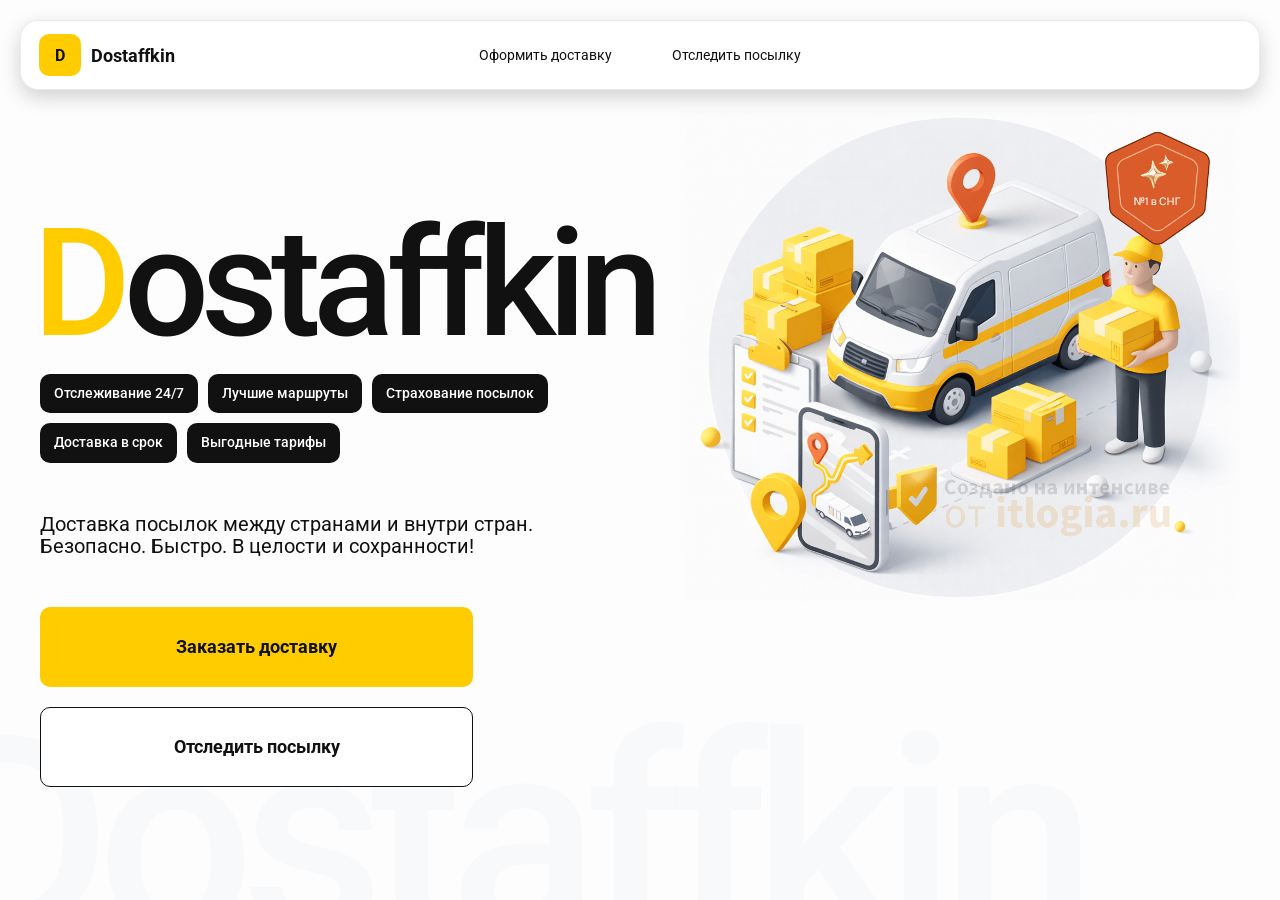
<file: index.html>
<!doctype html>
<html lang="ru">

<head>
    <meta charset="utf-8" />
    <meta name="viewport" content="width=device-width,initial-scale=1,maximum-scale=1,user-scalable=0" />
    <title>Dostaffkin — Доставка посылок между странами и внутри стран. Безопасно. Быстро. В целости и сохранности!
    </title>

    <link href="styles/base.css" rel="stylesheet" />
    <link href="styles/base_adaptive.css" rel="stylesheet" />
    <link href="styles/index.css" rel="stylesheet" />
    <link href="styles/index_adaptive.css" rel="stylesheet" />
</head>

<body>

    <div class="container">
        <header class="header">
            <a class="header-brand" href="#">
                <div class="header-logo">D</div>
                <div class="header-title">Dostaffkin</div>
            </a>
            <nav class="header-menu">
                <a class="header-link" href="./order.html">Оформить <span>доставку</span></a>
                <a class="header-link" href="./track.html">Отследить <span>посылку</span></a>
            </nav>




        </header>

        <main class="main">

            <section class="main-info">

                <div class="main-title">
                    <span>D</span>ostaffkin
                </div>

                <div class="main-features">
                    <div class="main-feature">Отслеживание 24/7</div>
                    <div class="main-feature">Лучшие маршруты</div>
                    <div class="main-feature">Страхование посылок</div>
                    <div class="main-feature">Доставка в срок</div>
                    <div class="main-feature">Выгодные тарифы</div>
                </div>

                <div class="main-description">
                    Доставка посылок между странами и внутри стран.
                    Безопасно. Быстро. В целости и сохранности!
                </div>

                <div class="main-actions">
                    <a class="button" type="button" href="./order.html">Заказать доставку</a>
                    <a class="button button-white" type="button" href="./track.html">Отследить посылку</a>
                </div>

            </section>

            <div class="main-title-ghost">Dostaffkin</div>

            <section class="main-image">
                <img src="images/main-image.png" alt="Main image" />
            </section>

        </main>


    </div>

</body>

</html>
</file>
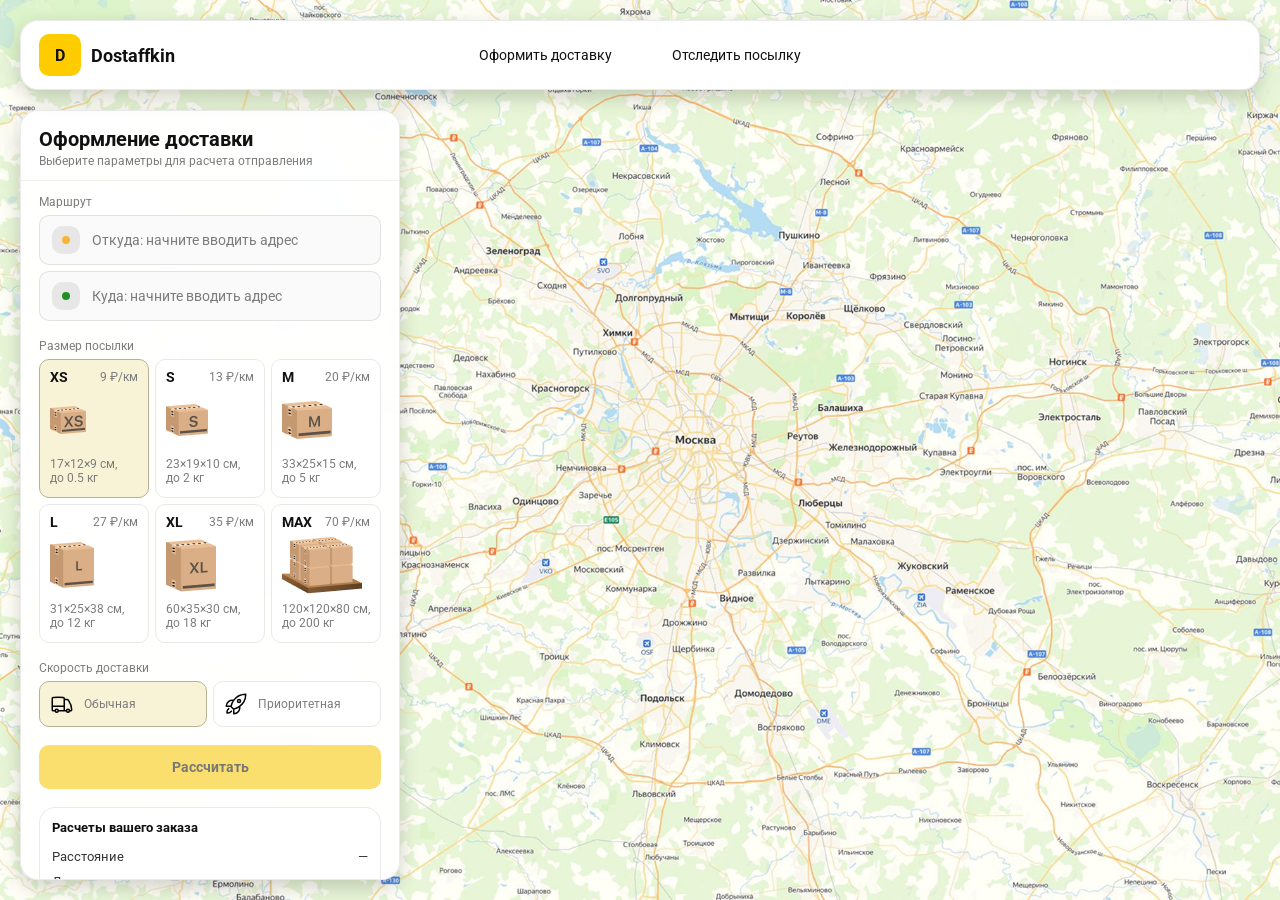
<file: order.html>
<!doctype html>
<html lang="ru">

<head>
    <meta charset="utf-8" />
    <meta name="viewport" content="width=device-width,initial-scale=1,maximum-scale=1,user-scalable=0" />
    <title>Оформление доставки</title>

    <link rel="stylesheet" href="styles/base.css" />
    <link rel="stylesheet" href="styles/base_adaptive.css" />

    <link rel="stylesheet" href="styles/order.css" />
    <link rel="stylesheet" href="styles/order_adaptive.css" />
</head>

<body>

    <div id="map"></div>


    <header class="header">
        <a class="header-brand" href="./index.html">
            <div class="header-logo">D</div>
            <div class="header-title">Dostaffkin</div>
        </a>
        <nav class="header-menu">
            <a class="header-link" href="#">Оформить <span>доставку</span></a>
            <a class="header-link" href="./track.html">Отследить <span>посылку</span></a>
        </nav>




    </header>

    <aside class="main" id="sidebar">
        <div class="main-header">
            <div class="main-title">Оформление доставки</div>
            <div class="main-text">Выберите параметры для расчета отправления</div>
        </div>
        <div class="main-content">



            <div class="main-route">
                <div class="main-block-title">Маршрут</div>
                <div class="main-fields">
                    <div class="main-field" id="fromField">
                        <div class="main-pin"></div>
                        <input id="from" placeholder="Откуда: начните вводить адрес" autocomplete="off" />
                        <div class="main-ac" id="fromAc" role="listbox" aria-label="Подсказки адресов"></div>
                    </div>

                    <div class="main-field" id="toField">
                        <div class="main-pin"></div>
                        <input id="to" placeholder="Куда: начните вводить адрес" autocomplete="off" />
                        <div class="main-ac" id="toAc" role="listbox" aria-label="Подсказки адресов"></div>
                    </div>
                </div>
            </div>

            <div class="main-package">
                <div class="main-block-title">Размер посылки</div>

                <div class="main-sizes">
                    <div class="main-size-card is-active" data-value="xs">
                        <div class="main-size-top">
                            <div class="main-size-label">XS</div>
                            <div class="main-size-rate">9 ₽/км</div>
                        </div>
                        <div class="main-size-media">
                            <img src="images/sizes/xs.png" alt="Короб XS" />
                        </div>
                        <div class="main-size-description">17×12×9 см,<br>до 0.5 кг</div>
                    </div>

                    <div class="main-size-card" data-value="s">
                        <div class="main-size-top">
                            <div class="main-size-label">S</div>
                            <div class="main-size-rate">13 ₽/км</div>
                        </div>
                        <div class="main-size-media">
                            <img src="images/sizes/s.png" alt="Короб S" />
                        </div>
                        <div class="main-size-description">23×19×10 см,<br>до 2 кг</div>
                    </div>

                    <div class="main-size-card" data-value="m">
                        <div class="main-size-top">
                            <div class="main-size-label">M</div>
                            <div class="main-size-rate">20 ₽/км</div>
                        </div>
                        <div class="main-size-media">
                            <img src="images/sizes/m.png" alt="Короб M" />
                        </div>
                        <div class="main-size-description">33×25×15 см,<br>до 5 кг</div>
                    </div>

                    <div class="main-size-card" data-value="l">
                        <div class="main-size-top">
                            <div class="main-size-label">L</div>
                            <div class="main-size-rate">27 ₽/км</div>
                        </div>
                        <div class="main-size-media">
                            <img src="images/sizes/l.png" alt="Короб L" />
                        </div>
                        <div class="main-size-description">31×25×38 см,<br>до 12 кг</div>
                    </div>

                    <div class="main-size-card" data-value="xl">
                        <div class="main-size-top">
                            <div class="main-size-label">XL</div>
                            <div class="main-size-rate">35 ₽/км</div>
                        </div>
                        <div class="main-size-media">
                            <img src="images/sizes/xl.png" alt="Короб XL" />
                        </div>
                        <div class="main-size-description">60×35×30 см,<br>до 18 кг</div>
                    </div>

                    <div class="main-size-card" data-value="max">
                        <div class="main-size-top">
                            <div class="main-size-label">MAX</div>
                            <div class="main-size-rate">70 ₽/км</div>
                        </div>
                        <div class="main-size-media main-size-media-palleta">
                            <img src="images/sizes/max.png" alt="Паллета" />
                        </div>
                        <div class="main-size-description">120×120×80 см,<br>до 200 кг</div>
                    </div>
                </div>
            </div>

            <div class="main-speed">
                <div class="main-block-title">Скорость доставки</div>

                <div class="main-speeds">
                    <div class="main-speed-card is-active" data-value="regular">
                        <img class="main-speed-media" src="images/icons/regular.svg" alt="Regular" />
                        <div class="main-speed-description">Обычная</div>
                    </div>
                    <div class="main-speed-card" data-value="fast">
                        <img class="main-speed-media" src="images/icons/fast.svg" alt="Fast" />
                        <div class="main-speed-description">Приоритетная</div>
                    </div>

                </div>
            </div>

            <div class="main-calculate-block">
                <button id="calc" class="button calculate-button" type="button" disabled>Рассчитать</button>
            </div>

            <div class="main-result" id="result">
                <div class="main-result-title">Расчеты вашего заказа</div>
                <div class="main-result-lines">
                    <div class="main-result-line"><span>Расстояние</span><span id="distanceValue">—</span></div>
                    <div class="main-result-line"><span>Доставим через</span><span id="durationValue">—</span></div>
                    <div class="main-result-line"><span>Тариф</span><span id="rateValue">—</span></div>
                </div>
                <div class="main-price">
                    <div class="main-price-label">Итого</div>
                    <div class="main-price-value" id="totalValue">—</div>
                </div>
            </div>

            <div class="main-order-box">
                <div class="main-order-form" id="orderForm">
                    <div class="main-order-title">Оформление доставки</div>
                    <div class="main-block-info-row">
                        <div class="main-block-title">Контакты</div>
                        <div class="order-fields">
                            <div class="main-field">
                                <input id="customerName" placeholder="Ваше имя" autocomplete="off" />
                            </div>
                            <div class="main-field">
                                <input id="customerPhone" placeholder="Ваш телефон" autocomplete="off"
                                    inputmode="tel" />
                            </div>
                        </div>
                    </div>
                    <div class="main-block-info-row extra-info">
                        <div class="main-block-title">Дополнительная информация</div>
                        <div class="main-field textarea">
                            <textarea id="comment" placeholder="Детали доставки и комментарии"></textarea>
                        </div>
                    </div>
                    <button id="submit" class="button main-submit-request" type="button" disabled>Отправить
                        заявку
                    </button>
                </div>

                <div class="main-order-success" id="orderSuccess">
                    <div class="main-success-icon">✓</div>
                    <div class="main-success-title">Заявка отправлена!</div>
                    <div class="main-success-title">Номер отправления – <span id="orderId"></span></div>
                    <div class="main-success-subtitle">Мы скоро свяжемся с вами</div>
                </div>
            </div>

        </div>

    </aside>

</body>

</html>
</file>
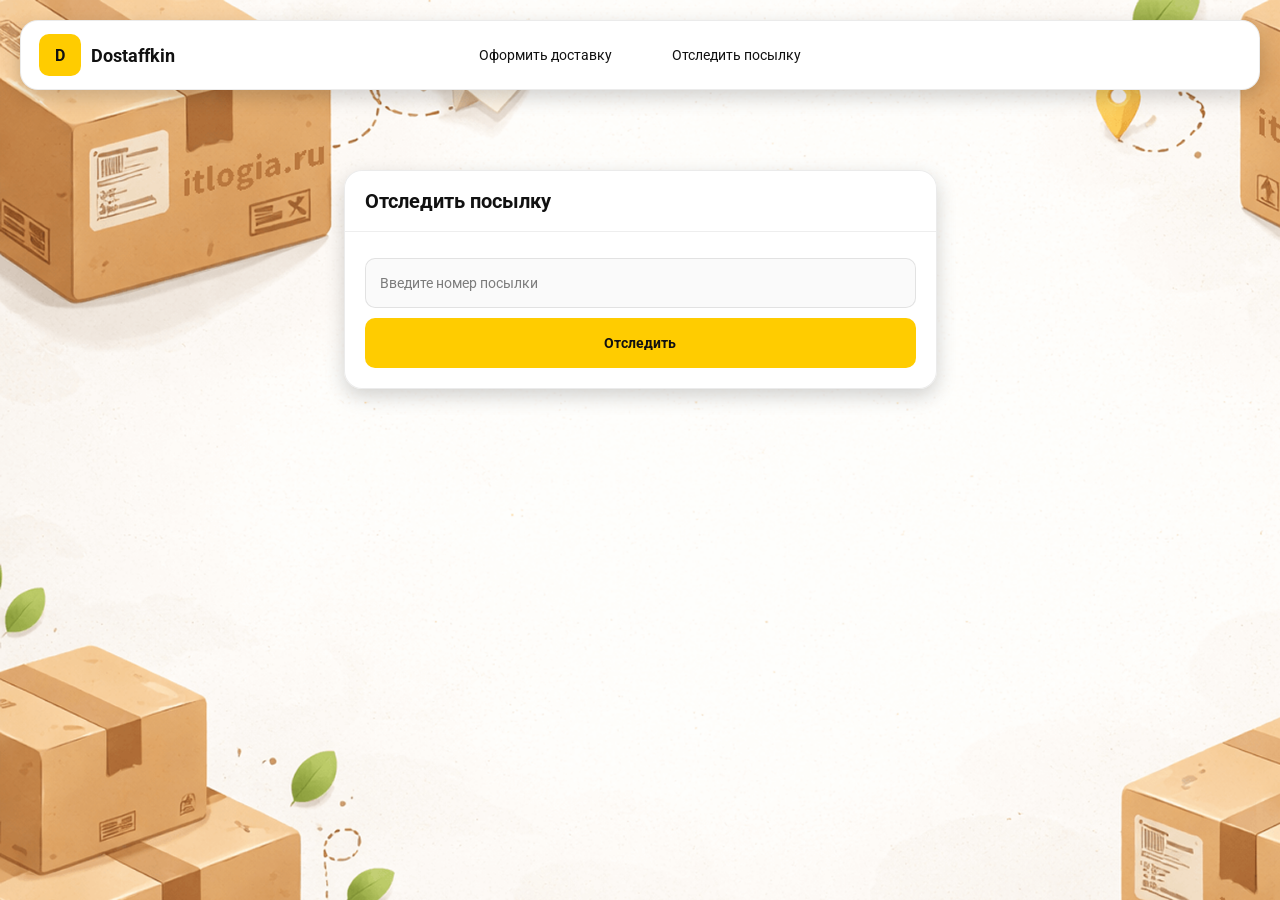
<file: track.html>
<!doctype html>
<html lang="ru">

<head>
    <meta charset="utf-8" />
    <meta name="viewport" content="width=device-width,initial-scale=1,maximum-scale=1,user-scalable=0" />
    <title>Отследить посылку</title>
    <link rel="stylesheet" href="styles/base.css" />
    <link rel="stylesheet" href="styles/base_adaptive.css" />

    <link rel="stylesheet" href="styles/track.css" />
    <link rel="stylesheet" href="styles/track_adaptive.css" />
</head>

<body>

    <div class="container">

        <header class="header">
            <a class="header-brand" href="./index.html">
                <div class="header-logo">D</div>
                <div class="header-title">Dostaffkin</div>
            </a>
            <nav class="header-menu">
                <a class="header-link" href="./order.html">Оформить <span>доставку</span></a>
                <a class="header-link" href="#">Отследить <span>посылку</span></a>
            </nav>




        </header>

        <main class="track-content">

            <section class="track-card track-search">
                <div class="track-title">Отследить посылку</div>
                <div class="track-action">
                    <div class="main-field track-field">
                        <input id="trackNumber" placeholder="Введите номер посылки" autocomplete="off" />
                    </div>
                    <button id="trackButton" class="button track-button" type="button">Отследить</button>
                </div>
            </section>

            <section class="track-card track-result" id="trackResult">
                <div class="track-result-header">
                    <div class="track-id" id="trackIdValue"></div>
                    <div class="track-routes">
                        <div class="track-route">
                            <div class="track-route-pin">
                                <svg xmlns="http://www.w3.org/2000/svg" fill="none" viewBox="0 0 24 24"
                                    stroke-width="1.5" stroke="orange" class="size-6">
                                    <path stroke-linecap="round" stroke-linejoin="round"
                                        d="M15 10.5a3 3 0 1 1-6 0 3 3 0 0 1 6 0Z" />
                                    <path stroke-linecap="round" stroke-linejoin="round"
                                        d="M19.5 10.5c0 7.142-7.5 11.25-7.5 11.25S4.5 17.642 4.5 10.5a7.5 7.5 0 1 1 15 0Z" />
                                </svg>
                            </div>
                            <div class="track-route-address" id="trackFromValue">
                                Откуда: Москва, улица Арбат, 1
                            </div>
                        </div>
                        <div class="track-route track-route-arrow">
                            <svg xmlns="http://www.w3.org/2000/svg" fill="none" viewBox="0 0 24 24" stroke-width="1.5"
                                stroke="currentColor" class="size-6">
                                <path stroke-linecap="round" stroke-linejoin="round"
                                    d="M19.5 13.5 12 21m0 0-7.5-7.5M12 21V3" />
                            </svg>
                        </div>
                        <div class="track-route">
                            <div class="track-route-pin">
                                <svg xmlns="http://www.w3.org/2000/svg" fill="none" viewBox="0 0 24 24"
                                    stroke-width="1.5" stroke="green" class="size-6">
                                    <path stroke-linecap="round" stroke-linejoin="round"
                                        d="M15 10.5a3 3 0 1 1-6 0 3 3 0 0 1 6 0Z" />
                                    <path stroke-linecap="round" stroke-linejoin="round"
                                        d="M19.5 10.5c0 7.142-7.5 11.25-7.5 11.25S4.5 17.642 4.5 10.5a7.5 7.5 0 1 1 15 0Z" />
                                </svg>
                            </div>
                            <div class="track-route-address" id="trackToValue">
                                Куда: Минск, проспект Независимости, 58
                            </div>
                        </div>
                    </div>
                </div>
                <div class="track-info">
                    <div class="track-status-title">Статус данной посылки:</div>
                    <div class="track-status-list" id="trackStatusList">


                        <div class="track-status created">
                            <img src="images/icons/created.svg" class="track-status-icon" alt="Created">
                            <div class="track-status-text">
                                <div class="track-status-text-state">Создан</div>
                                <div class="track-status-text-date">10.01.2026</div>
                            </div>
                        </div>

                        <div class="track-status in-way">
                            <img src="images/icons/in-way.svg" class="track-status-icon" alt="In way">
                            <div class="track-status-text">
                                <div class="track-status-text-state">В пути: Москва</div>
                                <div class="track-status-text-date">18.01.2026</div>
                            </div>
                        </div>

                        <div class="track-status ready">
                            <img src="images/icons/ready.svg" class="track-status-icon" alt="Ready">
                            <div class="track-status-text">
                                <div class="track-status-text-state">Готов к выдаче</div>
                                <div class="track-status-text-date">25.01.2026</div>
                            </div>
                        </div>

                        <div class="track-status done">
                            <img src="images/icons/done.svg" class="track-status-icon" alt="Done">
                            <div class="track-status-text">
                                <div class="track-status-text-state">Вручен</div>
                                <div class="track-status-text-date">27.01.2026</div>
                            </div>
                        </div>

                    </div>
                </div>
            </section>

        </main>

    </div>

</body>

</html>
</file>
<file: styles/base.css>
*,
*::before,
*::after {
    box-sizing: border-box;
}

@font-face {
    font-family: "Roboto";
    src: url("../fonts/Roboto-Regular.ttf");
    font-weight: normal;
}

@font-face {
    font-family: "Roboto";
    src: url("../fonts/Roboto-Bold.ttf");
    font-weight: bold;
}

@font-face {
    font-family: "Roboto";
    src: url("../fonts/Roboto-Medium.ttf");
    font-weight: 500;
}

html,
body {
    margin: 0;
    color: #111111;
    font-family: "Roboto", sans-serif;
}

body {
    background: #FDFDFD;
}

.header-brand {
    display: flex;
    align-items: center;
    text-decoration: none;
    gap: 10px;
}

.header-logo {
    width: 42px;
    height: 42px;
    border-radius: 10px;
    background: #FFCC00;
    display: grid;
    place-items: center;
    font-weight: bold;
    color: #111;
}

.header-title {
    font-size: 18px;
    font-weight: bold;
    color: #111111;
    text-decoration: none;
}

.header {
    border-radius: 18px;
    box-shadow: 0 7px 20px 0 #0000002E;
    backdrop-filter: blur(10px);
    background: #ffffff;
    left: 20px;
    border: 1px solid rgba(0, 0, 0, 0.08);
    position: fixed;
    right: 20px;
    top: 20px;
    padding: 14px 18px;
    height: 70px;
    display: flex;
    align-items: center;
    z-index: 6;
}
.header-menu {
    display: flex;
    align-items: center;
    gap: 60px;
    margin: 0;
    position: absolute;
    left: 50%;
    transform: translateX(-50%);
}

.header-link {
    font-size: 14px;
    color: #111111;
    text-decoration: none;
}

.button {
    border: 0;
    outline: none;
    height: 44px;
    border-radius: 10px;
    font-size: 14px;
    font-weight: bold;
    cursor: pointer;
    font-family: inherit;
    transition: transform .08s ease, opacity .12s ease;
    background: #ffcc00;
    color: #111111;
    text-align: center;
    text-decoration: none;
}

.button:hover {
    background-color: #E5BC19;
}

.button:disabled {
    cursor: not-allowed;
    background-color: #FADE6E;
    color: #787878;
    transform: none;
}

.button.button-white {
    background: #ffffff;
    border: 1px solid #111111;
}

.button.button-white:hover {
    background: rgb(241 241 241);
}

.main-field {
    display: flex;
    align-items: center;
    margin-top: 6px;
    gap: 10px;
    border: 1px solid #1111111A;
    background: #FAFAFA;
    border-radius: 10px;
    padding: 10px 12px;
    position: relative;
    box-sizing: border-box;
    height: 50px;
}

.main-field.textarea {
    height: auto;
}

.main-pin {
    width: 28px;
    height: 28px;
    border-radius: 10px;
    background: rgba(17, 17, 17, 0.08);
    display: grid;
    place-items: center;
    flex: 0 0 auto;
    position: relative;
}

.main-pin::before {
    content: "";
    width: 8px;
    height: 8px;
    border-radius: 999px;
    background: orange;
    opacity: .75;
    display: block;
}

.main-field:last-child .main-pin::before {
    background: green;
    opacity: .85;
}

input, textarea {
    width: 100%;
    border: 0;
    outline: none;
    background: transparent;
    font-size: 14px;
    color: #111111;
    font-family: inherit;
}

textarea {
    resize: vertical;
    min-height: 72px;
    padding: 2px 0;
}

input::placeholder, textarea::placeholder {
    color: #7C7C7C;
}

.main-field:focus-within {
    border-color: rgba(0, 0, 0, 0.20);
    box-shadow: 0 0 0 4px rgba(255, 204, 0, 0.35);
    background: rgba(255, 255, 255, 0.75);
}
</file>
<file: styles/base_adaptive.css>
@media (max-width: 767px) {
    .header {
        left: 10px;
        right: 10px;
        top: 10px;
    }

    .header-link span {
        display: none;
    }

    .header-menu {
        gap: 20px;
        justify-content: flex-start;
        margin: 0 0 0 30px;
        position: static;
        transform: none;
    }
}

@media (max-width: 420px) {
    .header-title {
        display: none;
    }
}

@media (max-width: 374px) {
    .header-menu {
        gap: 10px;
        margin: 0 0 0 10px;
    }
}
</file>
<file: styles/index.css>
.container {
    overflow: hidden;
    min-height: 100vh;
}

.main {
    padding: 111px 40px 40px;
    position: relative;
    display: flex;
}

.main-info {
    max-width: 840px;
    width: 100%;
    position: relative;
}

.main-title {
    margin-top: 98px;
    font-weight: 500;
    font-size: 200px;
    line-height: 1;
    letter-spacing: -0.05em;
    color: #111111;
    left: -15px;
    position: relative;
}

.main-title span {
    color: #ffcc00;
}

.main-features {
    margin-top: 15px;
    display: flex;
    flex-wrap: wrap;
    gap: 10px;
}

.main-feature {
    background: #111111;
    color: #ffffff;
    padding: 12px 14px;
    font-weight: 500;
    font-size: 14px;
    line-height: 1.1;
    border-radius: 10px;
}

.main-description {
    margin-top: 50px;
    max-width: 500px;
    font-size: 20px;
    line-height: 1.1;
    color: #111111;
}

.main-actions {
    margin-top: 50px;
    display: flex;
    flex-direction: column;
    gap: 20px;
}

.main-actions .button {
    height: 80px;
    width: 433px;
    font-size: 18px;
    font-weight: bold;
    place-items: center;
    display: grid;
}

.main-title-ghost {
    position: absolute;
    z-index: -1;
    left: -70px;
    bottom: -150px;
    font-weight: 500;
    font-size: 278px;
    line-height: 1;
    letter-spacing: -0.05em;
    color: #ECEDF04D;
}

.main-image {
    width: 1024px;
    top: 100px;
    z-index: -2;
}

.main-image img {
    width: 100%;
    max-width: 1024px;
    height: auto;
    display: block;
}
</file>
<file: styles/index_adaptive.css>
@media (max-width: 1760px) {
    .main-title {
        font-size: 150px;
        left: -7px;
    }

    .main-info {
        max-width: 640px;
    }
}

@media (max-width: 1200px) {
    .main-info {
        max-width: 540px;
    }

    .main {
        padding: 111px 20px 20px;
    }

    .main-title {
        font-size: 120px;
        left: -4px;
    }

    .main-title-ghost {
        font-size: 220px;
    }
}

@media (max-width: 1024px) {
    .main-title {
        margin-top: 30px;
    }

    .main {
        flex-direction: column-reverse;
    }

    .main-image {
        max-width: 350px;
        position: absolute;
        left: 370px;
        top: 370px;
    }

    .main-info {
        max-width: 100%;
    }

    .main-actions {
        gap: 10px;
    }

    .main-actions .button {
        height: 50px;
        font-size: 14px;
        width: auto;
        max-width: 300px;
    }

    .main-description {
        max-width: 350px;
    }
}

@media (max-width: 570px) {
    .main-title {
        font-size: 88px;
    }

    .main-description {
        max-width: 100%
    }

    .main-actions {
        width: 100%;
    }

    .main-actions .button {
        width: 100%;
        max-width: 100%
    }

    .main-image {
        max-width: 650px;
        position: absolute;
        left: 170px;
        top: 70px;
        opacity: 0.2;
    }
}

@media (max-width: 400px) {
    .main-title {
        font-size: 70px;
    }
}
</file>
<file: styles/order.css>
#map {
    background-image: url("../images/order-bg.png");
    background-size: cover;
    position: fixed;
    inset: 0;
}

.main {
    border-radius: 18px;
    box-shadow: 0 7px 20px 0 #0000002E;
    backdrop-filter: blur(10px);
    background: rgba(255, 255, 255, 0.96);
    left: 20px;
    border: 1px solid rgba(0, 0, 0, 0.08);
    position: fixed;
    top: 110px;
    bottom: 20px;
    width: 380px;
    display: flex;
    flex-direction: column;
    overflow: hidden;
    z-index: 5;
}

.main-header {
    padding: 18px 18px 12px 18px;
    border-bottom: 1px solid rgba(0, 0, 0, 0.06);
    display: flex;
    flex-direction: column;
}

.main-title {
    font-size: 20px;
    line-height: 100%;
    font-weight: bold;
}

.main-text {
    font-size: 12px;
    margin-top: 5px;
    color: #7C7C7C;
}

.main-content {
    padding: 14px 18px 18px 18px;
    overflow: auto;
    scrollbar-width: none;
    display: flex;
    flex-direction: column;
    gap: 18px;
    flex: 1;
}

.main-block-title {
    font-size: 12px;
    color: #7C7C7C;
}

.main-route .main-block-title,
.main-package .main-block-title {
    margin-bottom: 6px;
}

.main-sizes {
    display: grid;
    gap: 6px;
    grid-template-columns: repeat(3, 1fr);
}

.main-size-card {
    border: 1px solid #E8E8E7;
    background: #FFFFFF;
    border-radius: 10px;
    padding: 10px;
    cursor: pointer;
    user-select: none;
    transition: transform .08s ease, border-color .12s ease, background .12s ease;
    min-height: 139px;
}

.main-size-card:hover {
    transform: translateY(-1px);
}

.main-size-card.is-active {
    background-color: #F8F2D6;
    border-color: #B7B196;
}

.main-size-top {
    display: flex;
    align-items: center;
    justify-content: space-between;
}

.main-size-label {
    font-weight: bold;
    font-size: 14px;
    color: #111111;
    line-height: 100%;
}

.main-size-rate {
    font-size: 12px;
    color: #7C7C7C;
    line-height: 100%;
}

.main-size-media {
    margin-top: 8px;
    height: 57px;
}

.main-size-description {
    margin-top: 8px;
    font-size: 12px;
    color: #7C7C7C;
    line-height: 1.2;
}

.calculate-button {
    width: 100%;
}

.main-result {
    border: 1px solid rgba(0, 0, 0, 0.08);
    background: rgba(255, 255, 255, 0.75);
    border-radius: 16px;
    padding: 12px;
    line-height: 1.25;
}

.main-result-title {
    font-weight: bold;
    font-size: 13px;
    color: #111111;
    margin-bottom: 13px;
}

.main-result-lines {
    gap: 8px;
    display: flex;
    flex-direction: column;
}

.main-result-line {
    font-size: 13px;
    color: rgba(17, 17, 17, 0.85);
    display: flex;
    justify-content: space-between;
}

.main-price {
    margin-top: 18px;
    padding-top: 10px;
    border-top: 1px dashed rgba(0, 0, 0, 0.12);
    display: flex;
    align-items: baseline;
    justify-content: space-between;
}

.main-price-label {
    font-size: 12px;
    color: rgba(17, 17, 17, 0.55);
}

.main-price-value {
    font-size: 20px;
    font-weight: bold;
    color: #111111;
    letter-spacing: -0.3px;
}

.main-order-box {
    background: #ffffff;
    border: 1px solid #E8E8E7;
    border-radius: 10px;
    padding: 12px;
}

.main-order-title {
    margin-bottom: 8px;
    font-weight: bold;
    font-size: 14px;
    color: #111111;
}

.main-block-info {
    display: flex;
    flex-direction: column;
    gap: 6px;
}

.order-fields {
    display: grid;
    grid-template-columns: 1fr 1fr;
    column-gap: 10px;
    margin-top: 6px;
}

.main-block-info-row.extra-info {
    display: block;
    margin-top: 13px;
}

.main-submit-request {
    width: 100%;
    margin-top: 6px;
}

.main-order-success {
    display: none;
    text-align: center;
    padding: 22px 12px;
    gap: 12px;
}

.main-order-success.is-visible {
    display: flex;
    flex-direction: column;
    align-items: center;
}

.main-success-icon {
    width: 56px;
    height: 56px;
    border-radius: 50%;
    background: #16a34a;
    color: #ffffff;
    display: grid;
    place-items: center;
    font-size: 30px;
}

.main-success-title {
    font-size: 14px;
    font-weight: bold;
    color: #111111;
}

.main-success-subtitle {
    font-size: 12px;
    color: rgba(17, 17, 17, 0.55);
    line-height: 1.3;
}

.main-speed .main-block-title {
    margin-bottom: 6px;
}

.main-speeds {
    display: grid;
    gap: 6px;
    grid-template-columns: repeat(2, 1fr);
}

.main-speed-card {
    border: 1px solid #E8E8E7;
    background: #FFFFFF;
    border-radius: 10px;
    padding: 10px;
    cursor: pointer;
    user-select: none;
    transition: transform .08s ease, border-color .12s ease, background .12s ease;
    display: flex;
    align-items: center;
    gap: 10px;
}

.main-speed-card:hover {
    transform: translateY(-1px);
}

.main-speed-card.is-active {
    background-color: #F8F2D6;
    border-color: #B7B196;
}

.main-speed-description {
    font-size: 12px;
    color: #7C7C7C;
    line-height: 1.2;
}
</file>
<file: styles/order_adaptive.css>
@media (max-width: 767px) {
    .main {
        left: 10px;
        right: 10px;
        top: 50%;
        bottom: 12px;
        width: auto;
        max-width: none;
    }
}

@media (max-width: 420px) {
    .main-sizes {
        grid-template-columns: repeat(2, 1fr);
    }
}
</file>
<file: styles/track.css>
.container {
    background: #F4F4F4 url("../images/track-bg.png");
    background-size: cover;
    min-height: 100vh;
    padding: 170px 0 50px 0;
}

.track-content {
    width: 593px;
    margin: 0 auto;
}

.track-card {
    width: 100%;
    border-radius: 18px;
    box-shadow: 0 7px 20px 0 #0000002E;
    backdrop-filter: blur(10px);
    background: rgba(255, 255, 255, 0.96);
    border: 1px solid rgba(0, 0, 0, 0.08);
}

.track-title {
    font-size: 20px;
    line-height: 100%;
    font-weight: bold;
    border-bottom: 1px solid #EEEEEE;
    padding: 20px;
}

.track-action {
    padding: 20px;
}

.track-button {
    width: 100%;
    height: 50px;
}

.track-field {
    margin-bottom: 10px;
}

.track-result {
    margin-top: 5px;
    display: none;
}

.track-result.is-visible {
    display: block;
}

.track-result-header {
    font-weight: bold;
    font-size: 14px;
    color: #111111;
    padding: 20px;
    border-bottom: 1px solid #EEEEEE;
}

.track-id {
    margin-bottom: 12px;
    font-size: 20px;
}

.track-routes {
    display: flex;
    flex-direction: column;
    gap: 10px;
    font-weight: normal;
}

.track-route {
    display: flex;
    align-items: center;
    gap: 10px;
}

.track-route-pin {
    width: 24px;
    height: 24px;
    flex-shrink: 0;
}

.track-route-arrow {
    padding: 15px 0;
    width: 24px;
    height: 24px;
}

.track-info {
    padding: 20px;
}

.track-status {
    display: flex;
    align-items: center;
    font-size: 12px;
    gap: 10px;
}

.track-status-title {
    font-size: 14px;
    color: #111111;
    margin-bottom: 20px;
}

.track-status-list {
    display: flex;
    flex-direction: column;
    gap: 15px;
}

.track-status-icon {
    width: 40px;
    height: 40px;
    border-radius: 50%;
    background: rgba(17, 17, 17, 0.08);
    display: grid;
    place-items: center;
    flex: 0 0 auto;
}

.track-status.created .track-status-icon {
    background-color: #F1CB00;
}

.track-status.in-way .track-status-icon {
    background-color: #F08A11;
}

.track-status.ready .track-status-icon {
    background-color: #A35D0A;
}

.track-status.done .track-status-icon {
    background-color: #37C93B;
}

.track-status-text {
    display: flex;
    align-items: center;
    justify-content: space-between;
    color: #111111;
    font-size: 12px;
    flex: 1;
}

.track-status-date {
    color: rgba(17, 17, 17, 0.55);
}
</file>
<file: styles/track_adaptive.css>
@media (max-width: 767px) {
    .container {
        padding: 130px 0 50px 0;
    }

    .track-content {
        width: 100%;
        padding-left: 10px;
        padding-right: 10px;
    }

    .track-result-header {
        padding: 20px;
    }
}
</file>
